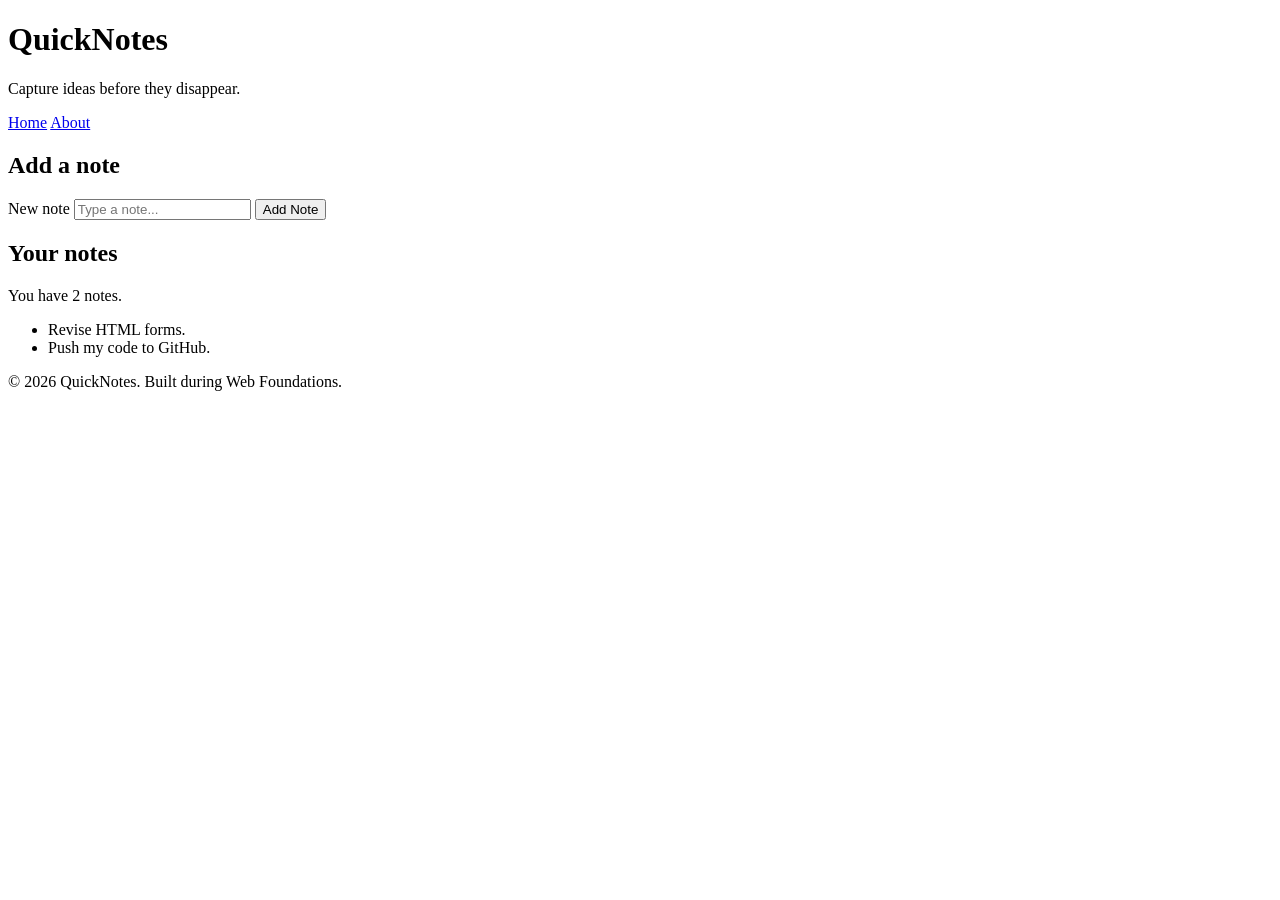
<file: day1/index.html>
<!DOCTYPE html>
<html lang="en">
	<head>
		<meta charset="UTF-8" />
		<meta name="viewport" content="width=device-width, initial-scale=1.0" />
		<title>QuickNotes</title>
	</head>
	<body>
		<header>
			<h1>QuickNotes</h1>
			<p>Capture ideas before they disappear.</p>
			<nav aria-label="Main navigation">
				<a href="index.html">Home</a>
				<a href="about.html">About</a>
			</nav>
		</header>

		<main>
			<section>
				<h2>Add a note</h2>
				<form id="note-form">
					<label for="note-input">New note</label>
					<input type="text" id="note-input" placeholder="Type a note..." />
					<button type="submit">Add Note</button>
				</form>
			</section>

			<section>
				<h2>Your notes</h2>
				<p id="note-count">You have 2 notes.</p>
				<ul id="notes-list">
					<li>Revise HTML forms.</li>
					<li>Push my code to GitHub.</li>
				</ul>
			</section>
		</main>

		<footer>
			<p>&copy; 2026 QuickNotes. Built during Web Foundations.</p>
		</footer>
	</body>
</html>
</file>
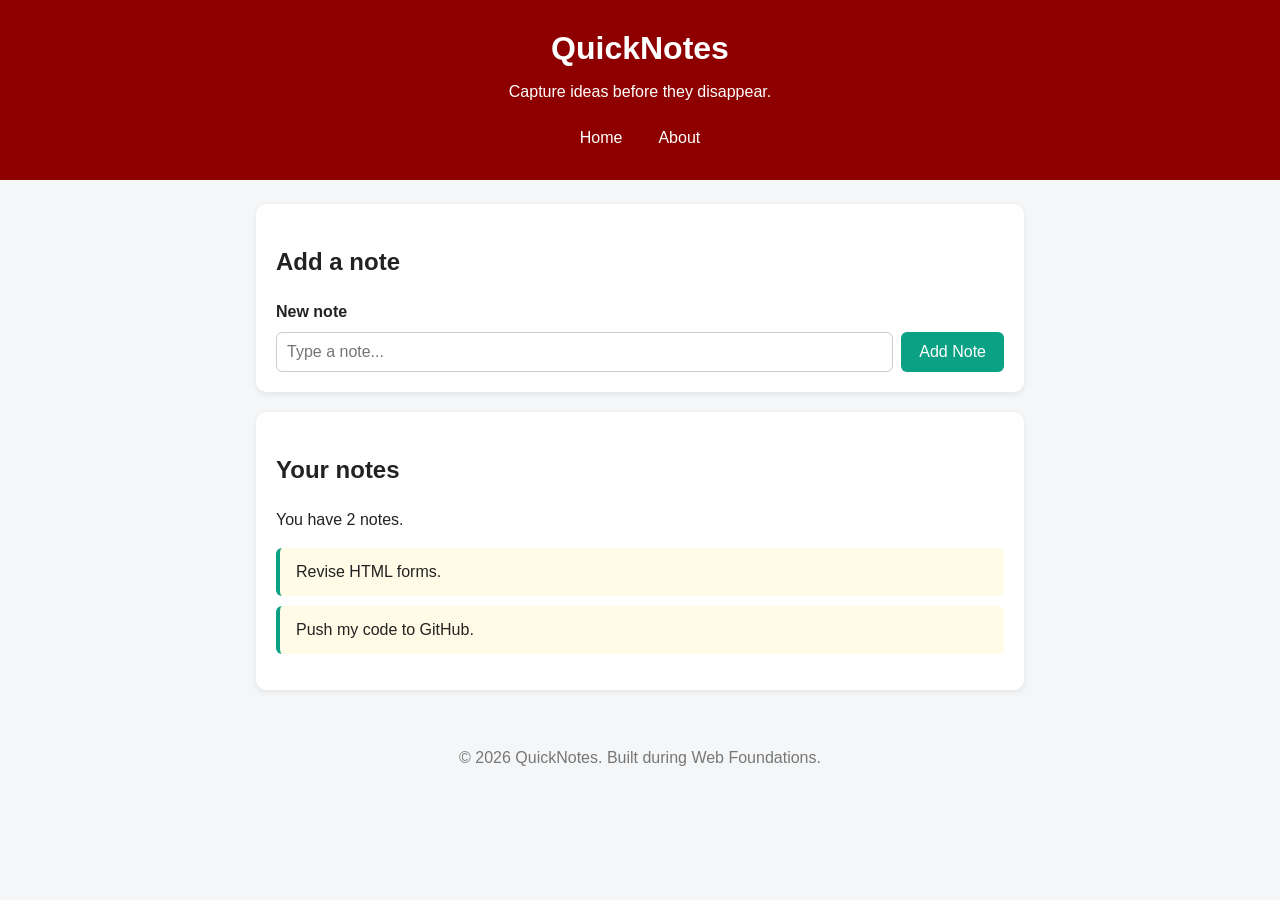
<file: day2/index.html>
<!DOCTYPE html>
<html lang="en">
	<head>
		<meta charset="UTF-8" />
		<meta name="viewport" content="width=device-width, initial-scale=1.0" />
		<title>QuickNotes</title>
		<link rel="stylesheet" href="style.css" />
	</head>
	<body>
		<header>
			<h1>QuickNotes</h1>
			<p>Capture ideas before they disappear.</p>
			<nav aria-label="Main navigation">
				<a href="index.html">Home</a>
				<a href="about.html">About</a>
			</nav>
		</header>

		<main>
			<section>
				<h2>Add a note</h2>
				<form id="note-form">
					<label for="note-input">New note</label>
					<input type="text" id="note-input" placeholder="Type a note..." />
					<button type="submit">Add Note</button>
				</form>
			</section>

			<section>
				<h2>Your notes</h2>
				<p id="note-count">You have 2 notes.</p>
				<ul id="notes-list">
					<li>Revise HTML forms.</li>
					<li>Push my code to GitHub.</li>
				</ul>
			</section>
		</main>

		<footer>
			<p>&copy; 2026 QuickNotes. Built during Web Foundations.</p>
		</footer>
	</body>
</html>
</file>
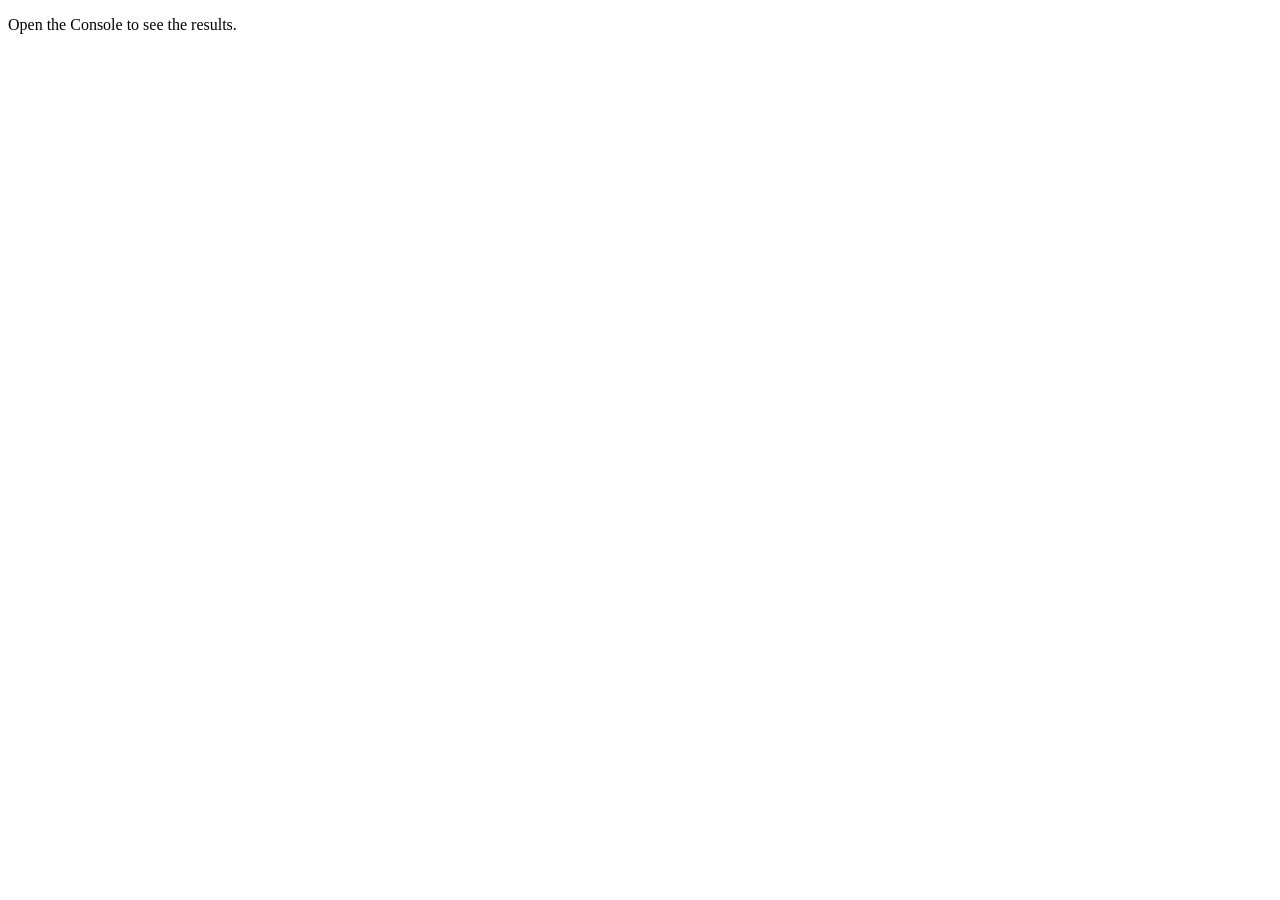
<file: day3/index.html>
<!DOCTYPE html>
<html lang="en">
  <head>
    <meta charset="UTF-8" />
    <meta name="viewport" content="width=device-width, initial-scale=1.0" />
    <title>Notes Toolkit</title>
    <script src="script.js" defer></script>
  </head>
  <body>
    <p>Open the Console to see the results.</p>
  </body>
</html>
</file>
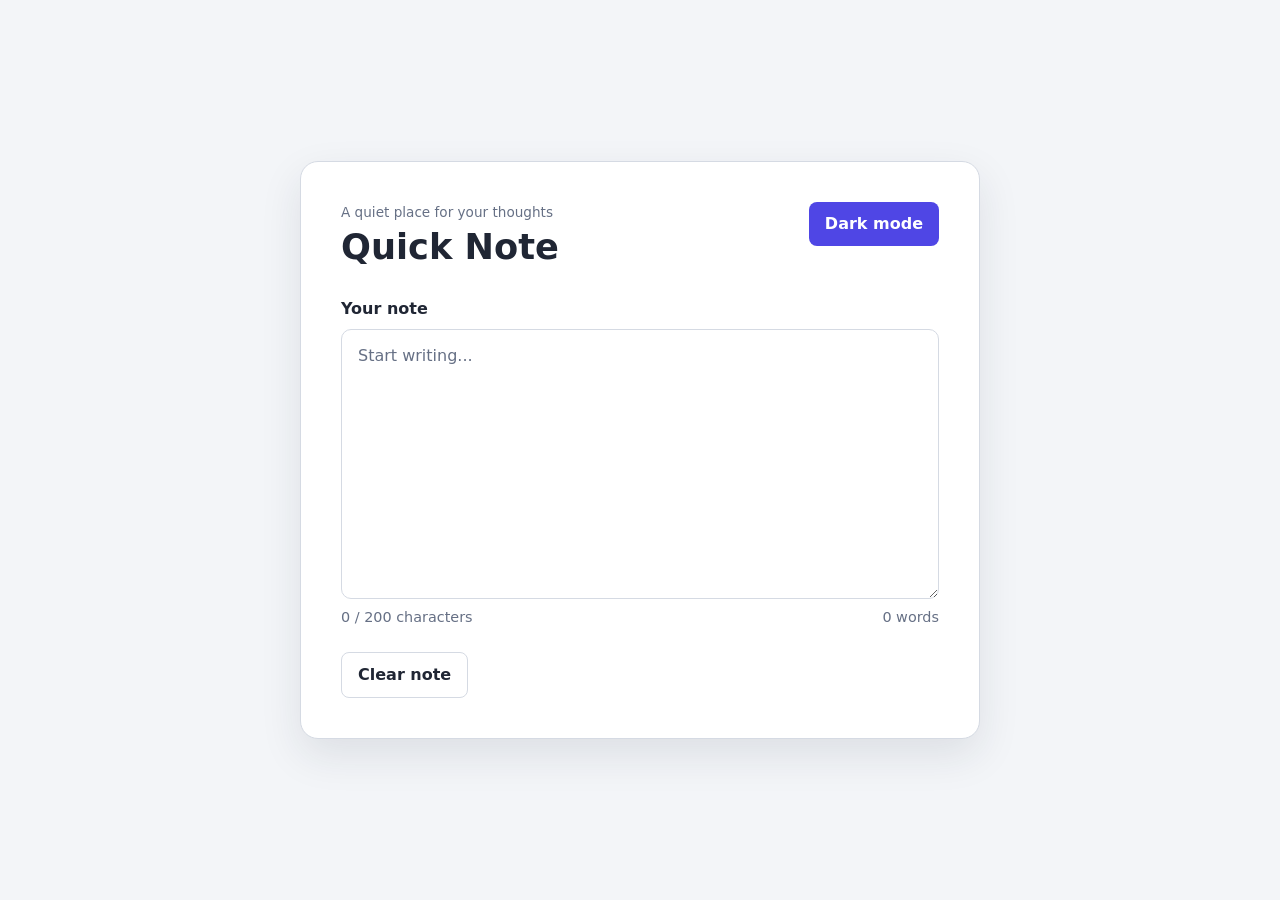
<file: day4/index.html>
<!DOCTYPE html>
<html lang="en">
  <head>
    <meta charset="UTF-8" />
    <meta name="viewport" content="width=device-width, initial-scale=1.0" />
    <title>Quick Note</title>
    <link rel="stylesheet" href="style.css" />
    <script src="script.js" defer></script>
  </head>
  <body>
    <main class="note-card">
      <header class="page-header">
        <div>
          <p class="eyebrow">A quiet place for your thoughts</p>
          <h1>Quick Note</h1>
        </div>
        <button type="button" id="theme-toggle">Dark mode</button>
      </header>

      <label for="note-text">Your note</label>
      <textarea
        id="note-text"
        rows="10"
        placeholder="Start writing..."
        aria-describedby="char-count word-count"
      ></textarea>

      <div class="counters" aria-live="polite">
        <p id="char-count">0 / 200 characters</p>
        <p id="word-count">0 words</p>
      </div>

      <button type="button" id="clear-btn" class="clear-button">Clear note</button>
    </main>
  </body>
</html>
</file>
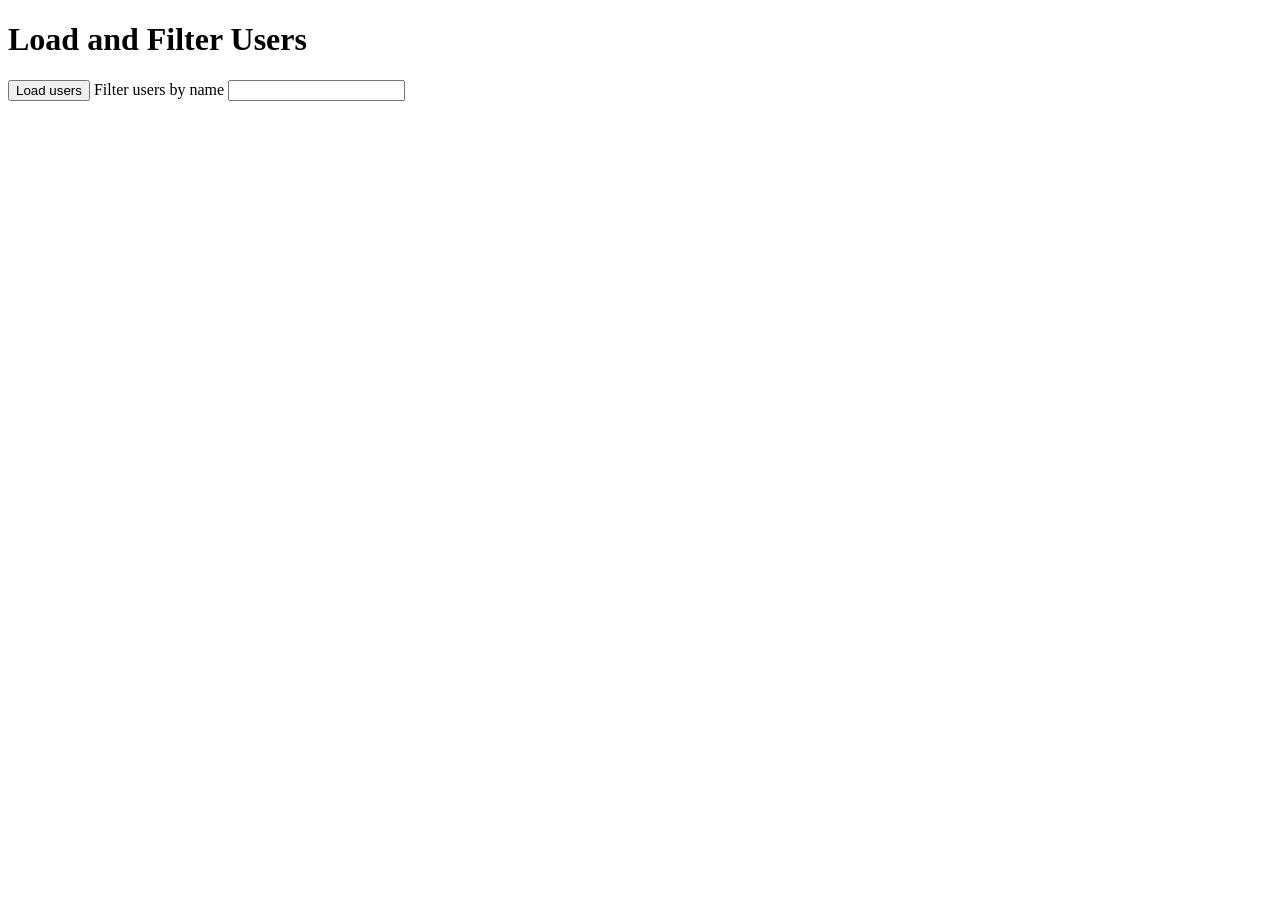
<file: day5/index.html>
<!DOCTYPE html>
<html lang="en">
  <head>
    <meta charset="UTF-8" />
    <meta name="viewport" content="width=device-width, initial-scale=1.0" />
    <title>Load and Filter Users</title>
    <script src="users.js" defer></script>
  </head>
  <body>
    <h1>Load and Filter Users</h1>
    <button id="load-users" type="button">Load users</button>

    <label for="filter-input">Filter users by name</label>
    <input id="filter-input" type="search" />

    <p id="status" role="status" aria-live="polite"></p>
    <ul id="users-list"></ul>
  </body>
</html>
</file>
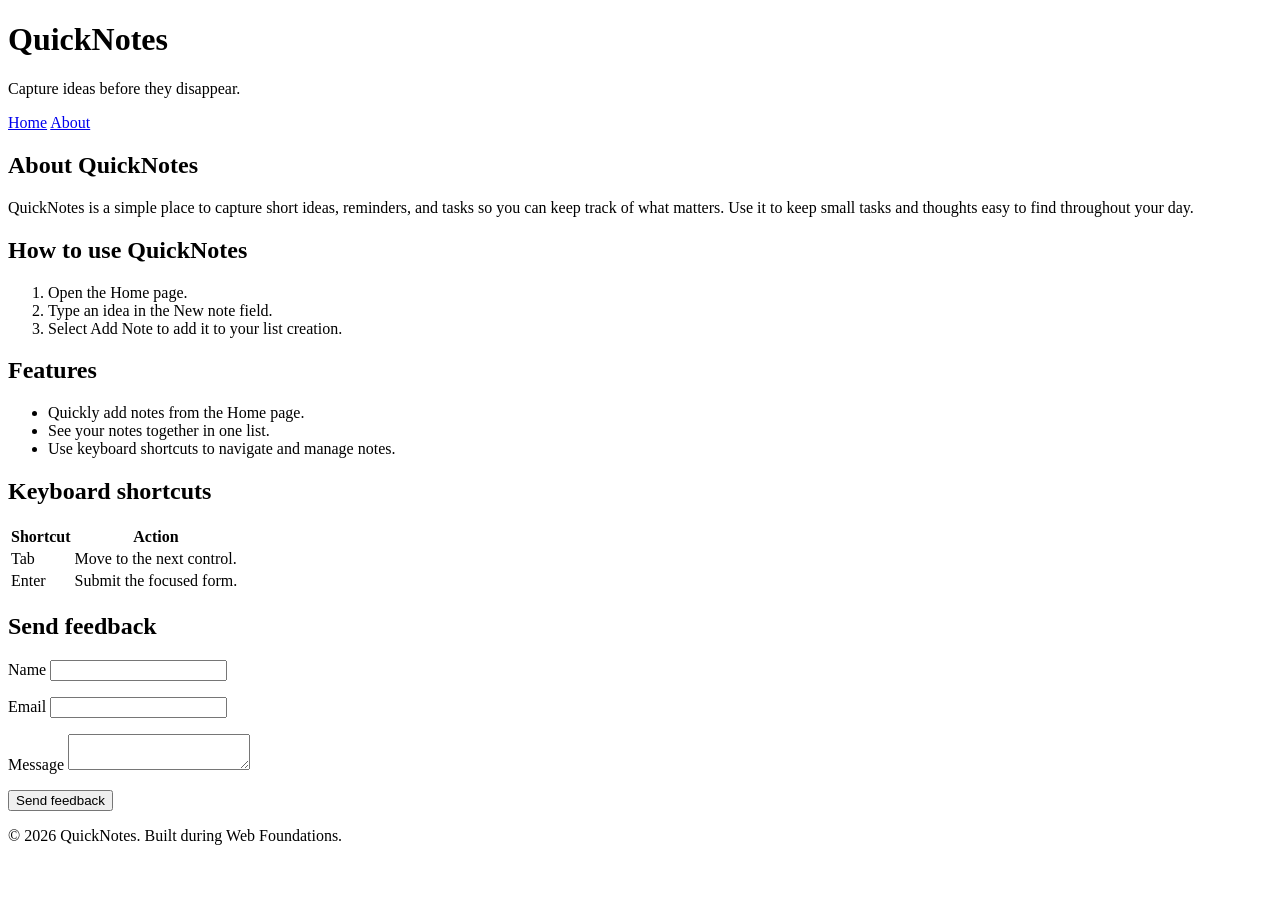
<file: day1/about.html>
<!DOCTYPE html>
<html lang="en">
  <head>
    <meta charset="UTF-8" />
    <meta name="viewport" content="width=device-width, initial-scale=1.0" />
    <title>About QuickNotes</title>
  </head>
  <body>
    <header>
      <h1>QuickNotes</h1>
      <p>Capture ideas before they disappear.</p>
      <nav aria-label="Main navigation">
        <a href="index.html">Home</a>
        <a href="about.html">About</a>
      </nav>
    </header>
 
    <main>
      <section>
        <h2>About QuickNotes</h2>
        <p>QuickNotes is a simple place to capture short ideas, reminders, and tasks so you can keep track of what matters. Use it to keep small tasks and thoughts easy to find throughout your day.</p>
      </section>
 
      <section>
        <h2>How to use QuickNotes</h2>
        <ol>
          <li>Open the Home page.</li>
          <li>Type an idea in the New note field.</li>
          <li>Select Add Note to add it to your list creation.</li>
        </ol>
      </section>
      <section>
        <h2>Features</h2>
        <ul>
          <li>Quickly add notes from the Home page.</li>
          <li>See your notes together in one list.</li>
          <li>Use keyboard shortcuts to navigate and manage notes.</li>
        </ul>
      </section>
      <section>
        <h2>Keyboard shortcuts</h2>
        <table>
          <thead>
            <tr>
              <th scope="col">Shortcut</th>
              <th scope="col">Action</th>
            </tr>
          </thead>
          <tbody>
            <tr>
              <td>Tab</td>
              <td>Move to the next control.</td>
            </tr>
            <tr>
              <td>Enter</td>
              <td>Submit the focused form.</td>
            </tr>
          </tbody>
        </table>
      </section>
      <section>
        <h2>Send feedback</h2>
        <form action="#" method="post">
          <p>
            <label for="feedback-name">Name</label>
            <input type="text" id="feedback-name" name="name" required />
          </p>
          <p>
            <label for="feedback-email">Email</label>
            <input type="email" id="feedback-email" name="email" required />
          </p>
          <p>
            <label for="feedback-message">Message</label>
            <textarea id="feedback-message" name="message" required></textarea>
          </p>
          <button type="submit">Send feedback</button>
        </form>
      </section>
    </main>
 
    <footer>
      <p>&copy; 2026 QuickNotes. Built during Web Foundations.</p>
    </footer>
  </body>
</html>
</file>
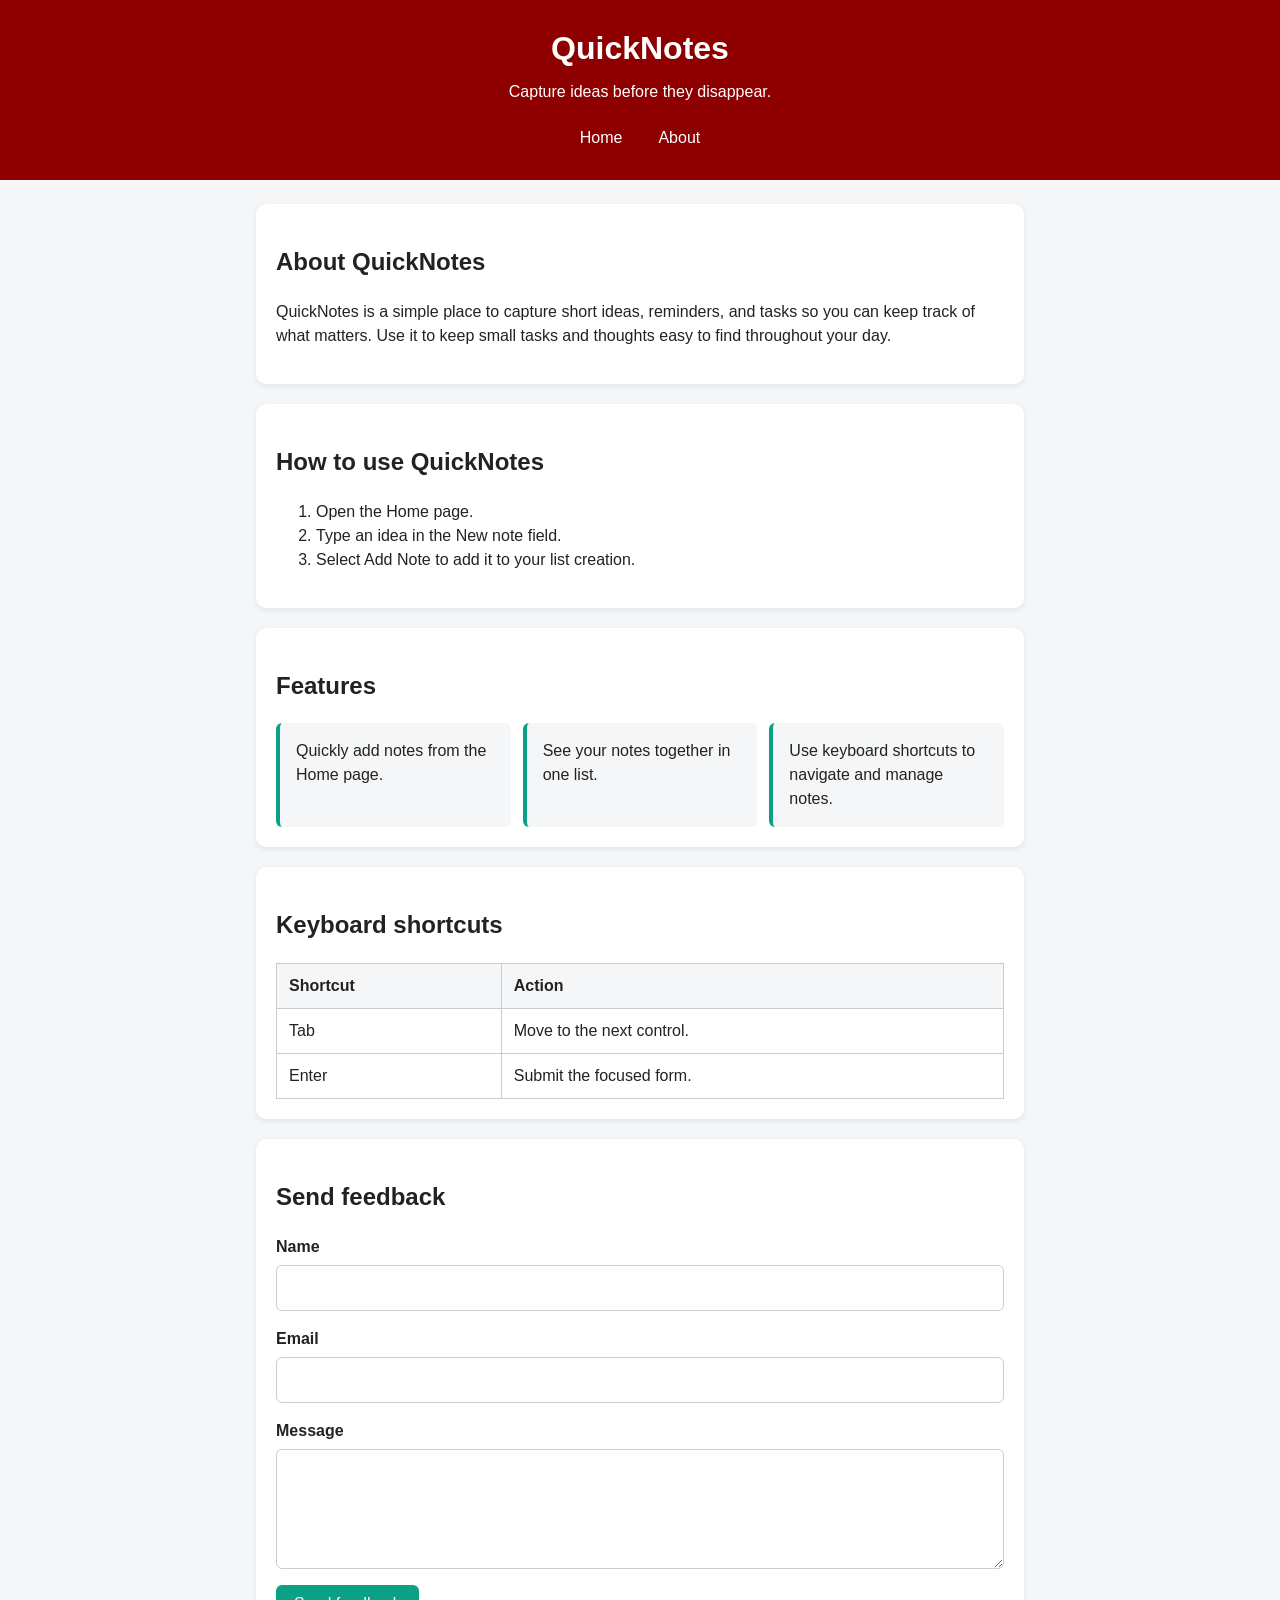
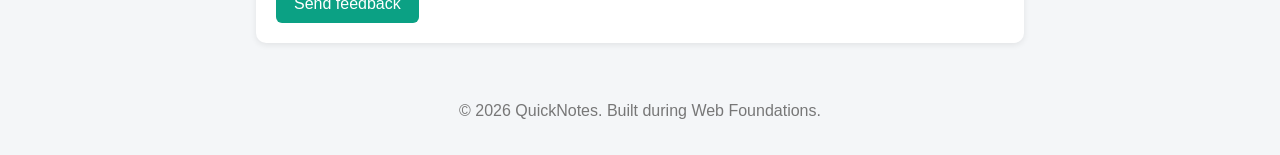
<file: day2/about.html>
<!DOCTYPE html>
<html lang="en">
  <head>
    <meta charset="UTF-8" />
    <meta name="viewport" content="width=device-width, initial-scale=1.0" />
    <title>About QuickNotes</title>
    <link rel="stylesheet" href="style.css" />
  </head>
  <body>
    <header>
      <h1>QuickNotes</h1>
      <p>Capture ideas before they disappear.</p>
      <nav aria-label="Main navigation">
        <a href="index.html">Home</a>
        <a href="about.html">About</a>
      </nav>
    </header>

    <main>
      <section>
        <h2>About QuickNotes</h2>
        <p>QuickNotes is a simple place to capture short ideas, reminders, and tasks so you can keep track of what matters. Use it to keep small tasks and thoughts easy to find throughout your day.</p>
      </section>

      <section>
        <h2>How to use QuickNotes</h2>
        <ol>
          <li>Open the Home page.</li>
          <li>Type an idea in the New note field.</li>
          <li>Select Add Note to add it to your list creation.</li>
        </ol>
      </section>
      <section>
        <h2>Features</h2>
        <ul class="features">
          <li>Quickly add notes from the Home page.</li>
          <li>See your notes together in one list.</li>
          <li>Use keyboard shortcuts to navigate and manage notes.</li>
        </ul>
      </section>
      <section>
        <h2>Keyboard shortcuts</h2>
        <table>
          <thead>
            <tr>
              <th scope="col">Shortcut</th>
              <th scope="col">Action</th>
            </tr>
          </thead>
          <tbody>
            <tr>
              <td>Tab</td>
              <td>Move to the next control.</td>
            </tr>
            <tr>
              <td>Enter</td>
              <td>Submit the focused form.</td>
            </tr>
          </tbody>
        </table>
      </section>
      <section>
        <h2>Send feedback</h2>
        <form action="#" method="post">
          <p>
            <label for="feedback-name">Name</label>
            <input type="text" id="feedback-name" name="name" required />
          </p>
          <p>
            <label for="feedback-email">Email</label>
            <input type="email" id="feedback-email" name="email" required />
          </p>
          <p>
            <label for="feedback-message">Message</label>
            <textarea id="feedback-message" name="message" required></textarea>
          </p>
          <button type="submit">Send feedback</button>
        </form>
      </section>
    </main>

    <footer>
      <p>&copy; 2026 QuickNotes. Built during Web Foundations.</p>
    </footer>
  </body>
</html>
</file>
<file: day2/style.css>
*,
*::before,
*::after {
  box-sizing: border-box;
}

body {
  margin: 0;
  font-family: "Segoe UI", Arial, sans-serif;
  background-color: #f4f6f8;
  color: #222;
  line-height: 1.5;
}

header {
  background-color: #8e0000;
  color: white;
  text-align: center;
  padding: 24px 16px;
}

header h1 {
  margin: 0;
}

header p {
  margin: 8px 0 16px;
}

nav {
  display: flex;
  justify-content: center;
  gap: 16px;
}

nav a {
  color: white;
  text-decoration: none;
  padding: 6px 10px;
  border-radius: 6px;
  transition: background-color 0.2s ease, color 0.2s ease;
}

nav a:hover,
nav a:focus-visible {
  background-color: white;
  color: #8e0000;
}

main {
  max-width: 800px;
  margin: 24px auto;
  padding: 0 16px;
}

section {
  background: white;
  padding: 20px;
  border-radius: 10px;
  margin-bottom: 20px;
  box-shadow: 0 2px 6px rgba(0, 0, 0, 0.08);
}

#note-form {
  display: flex;
  gap: 8px;
  flex-wrap: wrap;
}

#note-form label {
  width: 100%;
  font-weight: bold;
}

#note-input {
  flex: 1;
  min-width: 0;
  padding: 10px;
  border: 1px solid #ccc;
  border-radius: 6px;
  font-size: 1rem;
}

button {
  background-color: #0ba184;
  color: white;
  border: none;
  padding: 10px 18px;
  border-radius: 6px;
  font-size: 1rem;
  cursor: pointer;
  transition: background-color 0.2s ease, transform 0.2s ease;
}

button:hover,
button:focus-visible {
  background-color: #088a70;
  transform: translateY(-1px);
}

#notes-list {
  list-style: none;
  padding: 0;
}

#notes-list li {
  background-color: #fffbe6;
  border-left: 4px solid #0ba184;
  padding: 12px 16px;
  margin-bottom: 10px;
  border-radius: 6px;
}

.features {
  display: grid;
  grid-template-columns: repeat(auto-fit, minmax(180px, 1fr));
  gap: 12px;
  list-style: none;
  padding: 0;
  margin: 0;
}

.features li {
  background-color: #f4f6f8;
  border-left: 4px solid #0ba184;
  border-radius: 6px;
  padding: 16px;
}

table {
  width: 100%;
  border-collapse: collapse;
}

th,
td {
  border: 1px solid #ccc;
  padding: 10px 12px;
  text-align: left;
}

th {
  background-color: #f4f6f8;
}

form:not(#note-form) p {
  margin: 0 0 16px;
}

form:not(#note-form) label {
  display: block;
  margin-bottom: 6px;
  font-weight: bold;
}

form:not(#note-form) input,
form:not(#note-form) textarea {
  display: block;
  width: 100%;
  padding: 10px;
  border: 1px solid #ccc;
  border-radius: 6px;
  font: inherit;
}

form:not(#note-form) textarea {
  min-height: 120px;
  resize: vertical;
}

footer {
  text-align: center;
  color: #777;
  padding: 16px;
}

@media (max-width: 600px) {
  header {
    padding: 18px 12px;
  }

  header h1 {
    font-size: 1.6rem;
  }

  main {
    margin: 16px auto;
    padding: 0 12px;
  }

  #note-form {
    flex-direction: column;
  }
}
</file>
<file: day4/style.css>
*,
*::before,
*::after {
  box-sizing: border-box;
}

:root {
  color-scheme: light;
  --page-background: #f3f5f8;
  --card-background: #ffffff;
  --text-color: #202634;
  --muted-color: #667085;
  --border-color: #d5dae3;
  --accent-color: #4f46e5;
  --accent-hover: #4338ca;
  --warning-color: #c66a00;
  --over-color: #c62828;
  --focus-ring: rgba(79, 70, 229, 0.25);
}

body.dark {
  color-scheme: dark;
  --page-background: #151923;
  --card-background: #202633;
  --text-color: #edf0f7;
  --muted-color: #a8b0c0;
  --border-color: #424b5c;
  --accent-color: #8b83ff;
  --accent-hover: #a49eff;
  --warning-color: #ffb454;
  --over-color: #ff7777;
  --focus-ring: rgba(139, 131, 255, 0.3);
}

body {
  min-height: 100vh;
  margin: 0;
  padding: 32px 16px;
  display: grid;
  place-items: center;
  background: var(--page-background);
  color: var(--text-color);
  font-family: system-ui, -apple-system, BlinkMacSystemFont, "Segoe UI", sans-serif;
  line-height: 1.5;
  transition: background-color 180ms ease, color 180ms ease;
}

.note-card {
  width: min(100%, 680px);
  padding: clamp(24px, 5vw, 40px);
  border: 1px solid var(--border-color);
  border-radius: 18px;
  background: var(--card-background);
  box-shadow: 0 16px 42px rgba(28, 37, 54, 0.1);
}

.page-header {
  display: flex;
  align-items: flex-start;
  justify-content: space-between;
  gap: 16px;
  margin-bottom: 28px;
}

.eyebrow {
  margin: 0 0 4px;
  color: var(--muted-color);
  font-size: 0.85rem;
}

h1 {
  margin: 0;
  font-size: clamp(1.7rem, 5vw, 2.2rem);
  line-height: 1.2;
}

label {
  display: block;
  margin-bottom: 8px;
  font-weight: 650;
}

textarea {
  display: block;
  width: 100%;
  min-height: 220px;
  resize: vertical;
  padding: 14px 16px;
  border: 1px solid var(--border-color);
  border-radius: 10px;
  background: var(--card-background);
  color: var(--text-color);
  font: inherit;
}

textarea::placeholder {
  color: var(--muted-color);
}

textarea:focus-visible,
button:focus-visible {
  outline: 3px solid var(--focus-ring);
  outline-offset: 2px;
}

.counters {
  display: flex;
  justify-content: space-between;
  gap: 12px;
  margin: 8px 0 24px;
  color: var(--muted-color);
  font-size: 0.9rem;
}

.counters p {
  margin: 0;
}

.warning {
  color: var(--warning-color);
}

.over {
  color: var(--over-color);
  font-weight: 700;
}

button {
  border: 0;
  border-radius: 8px;
  padding: 10px 16px;
  background: var(--accent-color);
  color: #ffffff;
  font: inherit;
  font-weight: 600;
  cursor: pointer;
  transition: background-color 150ms ease, transform 150ms ease;
}

button:hover {
  background: var(--accent-hover);
  transform: translateY(-1px);
}

.clear-button {
  background: transparent;
  color: var(--text-color);
  border: 1px solid var(--border-color);
}

.clear-button:hover {
  background: var(--page-background);
}

@media (max-width: 420px) {
  .page-header {
    flex-direction: column;
  }

  .counters {
    flex-direction: column;
    gap: 4px;
  }
}
</file>
